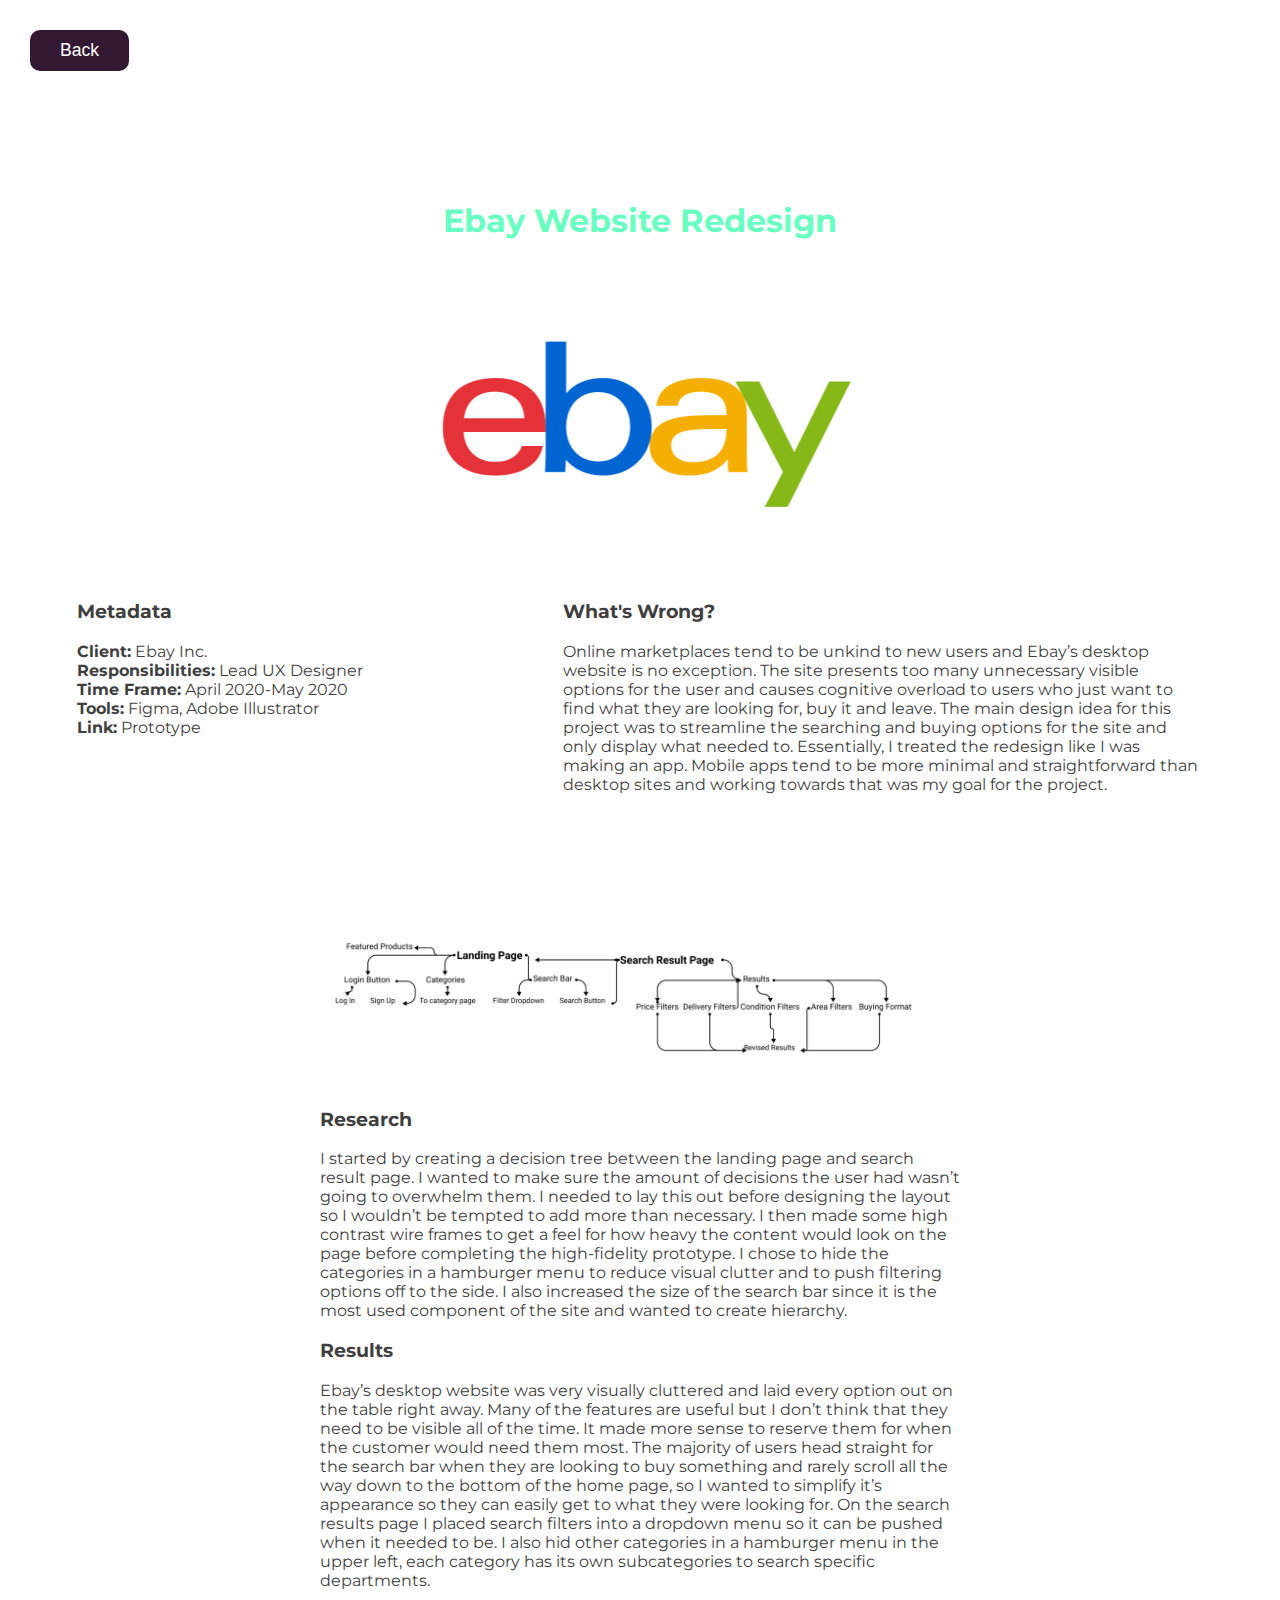
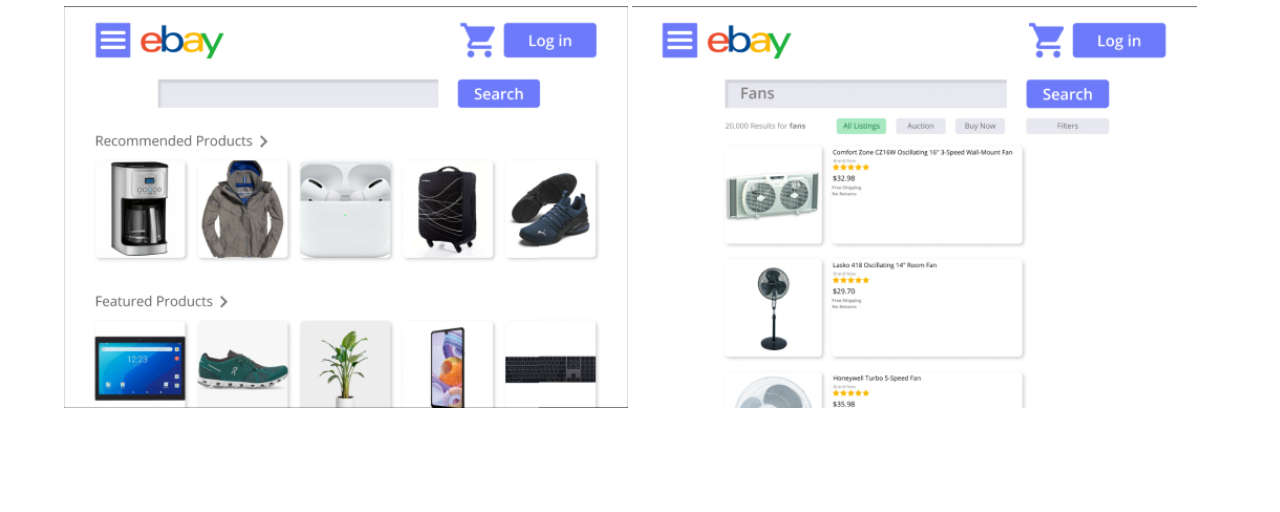
<file: ebay.html>
<!DOCTYPE html>
<html lang="en">
<head>
    <meta charset="UTF-8">
    <meta name="viewport" content="width=device-width, initial-scale=1.0">
    <title>Anthony Ledesma</title>
    <link href="https://fonts.googleapis.com/css2?family=Lato:wght@900&display=swap" rel="stylesheet"> 
    <link href="https://fonts.googleapis.com/css2?family=Montserrat:wght@400;600;700&display=swap" rel="stylesheet"> 
    <link rel="stylesheet" href="styles.css">
</head>

<body>

<main>
  
  <a href="index.html"><button>Back</button></a>

  <section>
    <div class="project-top">
      <h2 class="project-heading">Ebay Website Redesign</h2>
      <img id="showcase" src="images/ebay-logo.jpg" alt="">
      </div>
    
  <!-- ////////// Introduction ////////// -->
    <div class="intro-flex">
      
      <div class="metadata">
        <h3>Metadata</h3>
        <ul>
          <li><span>Client:</span> Ebay Inc.</li>
          <li><span>Responsibilities:</span> Lead UX Designer</li>
          <li><span>Time Frame:</span> April 2020-May 2020</li>
          <li><span>Tools:</span> Figma, Adobe Illustrator</li>
          <li><span>Link:</span> <a href="https://www.figma.com/file/k8vkCvEn6dXBlkW4WlzoKI/Ebay-Hi-Fi">Prototype</a></li>
        </ul>
      </div>
      
      <div class="intro">
        <h3>What's Wrong?</h3>
        <p>Online marketplaces tend to be unkind to new users and Ebay’s desktop website is no exception. The site presents too many unnecessary visible options for the user and causes cognitive overload to users who just want to find what they are looking for, buy it and leave. The main design idea for this project was to streamline the searching and buying options for the site and only display what needed to. Essentially, I treated the redesign like I was making an app. Mobile apps tend to be more minimal and straightforward than desktop sites and working towards that was my goal for the project.</p>
      </div>
      
    </div>
  </section>
    <!-- ////////// Research/Process ////////// -->
    <section>
    <div class="research">
      <img src="images/ebay-decision-tree.jpg" alt="">
      <h3>Research</h3>
      <p>I started by creating a decision tree between the landing page and search result page. I wanted to make sure the amount of decisions the user had wasn’t going to overwhelm them. I needed to lay this out before designing the layout so I wouldn’t be tempted to add more than necessary. I then made some high contrast wire frames to get a feel for how heavy the content would look on the page before completing the high-fidelity prototype. I chose to hide the categories in a hamburger menu to reduce visual clutter and to push filtering options off to the side. I also increased the size of the search bar since it is the most used component of the site and wanted to create hierarchy.</p>
      
    </div>
    
      <!-- ////////// Results ////////// -->
    <div class="results">
      <h3>Results</h3>
      <p>Ebay’s desktop website was very visually cluttered and laid every option out on the table right away. Many of the features are useful but I don’t think that they need to be visible all of the time. It made more sense to reserve them for when the customer would need them most. The majority of users head straight for the search bar when they are looking to buy something and rarely scroll all the way down to the bottom of the home page, so I wanted to simplify it’s appearance so they can easily get to what they were looking for. On the search results page I placed search filters into a dropdown menu so it can be pushed when it needed to be. I also hid other categories in a hamburger menu in the upper left, each category has its own subcategories to search specific departments.</p>
    </div>
    
    <div class="end-product">
      <img class="end-1" src="images/ebay-end-product-1.jpg" alt="">
      <img class="end-2" src="images/ebay-end-product-2.jpg" alt="">
    </div>

  </section>

  </main>

</body>
</file>
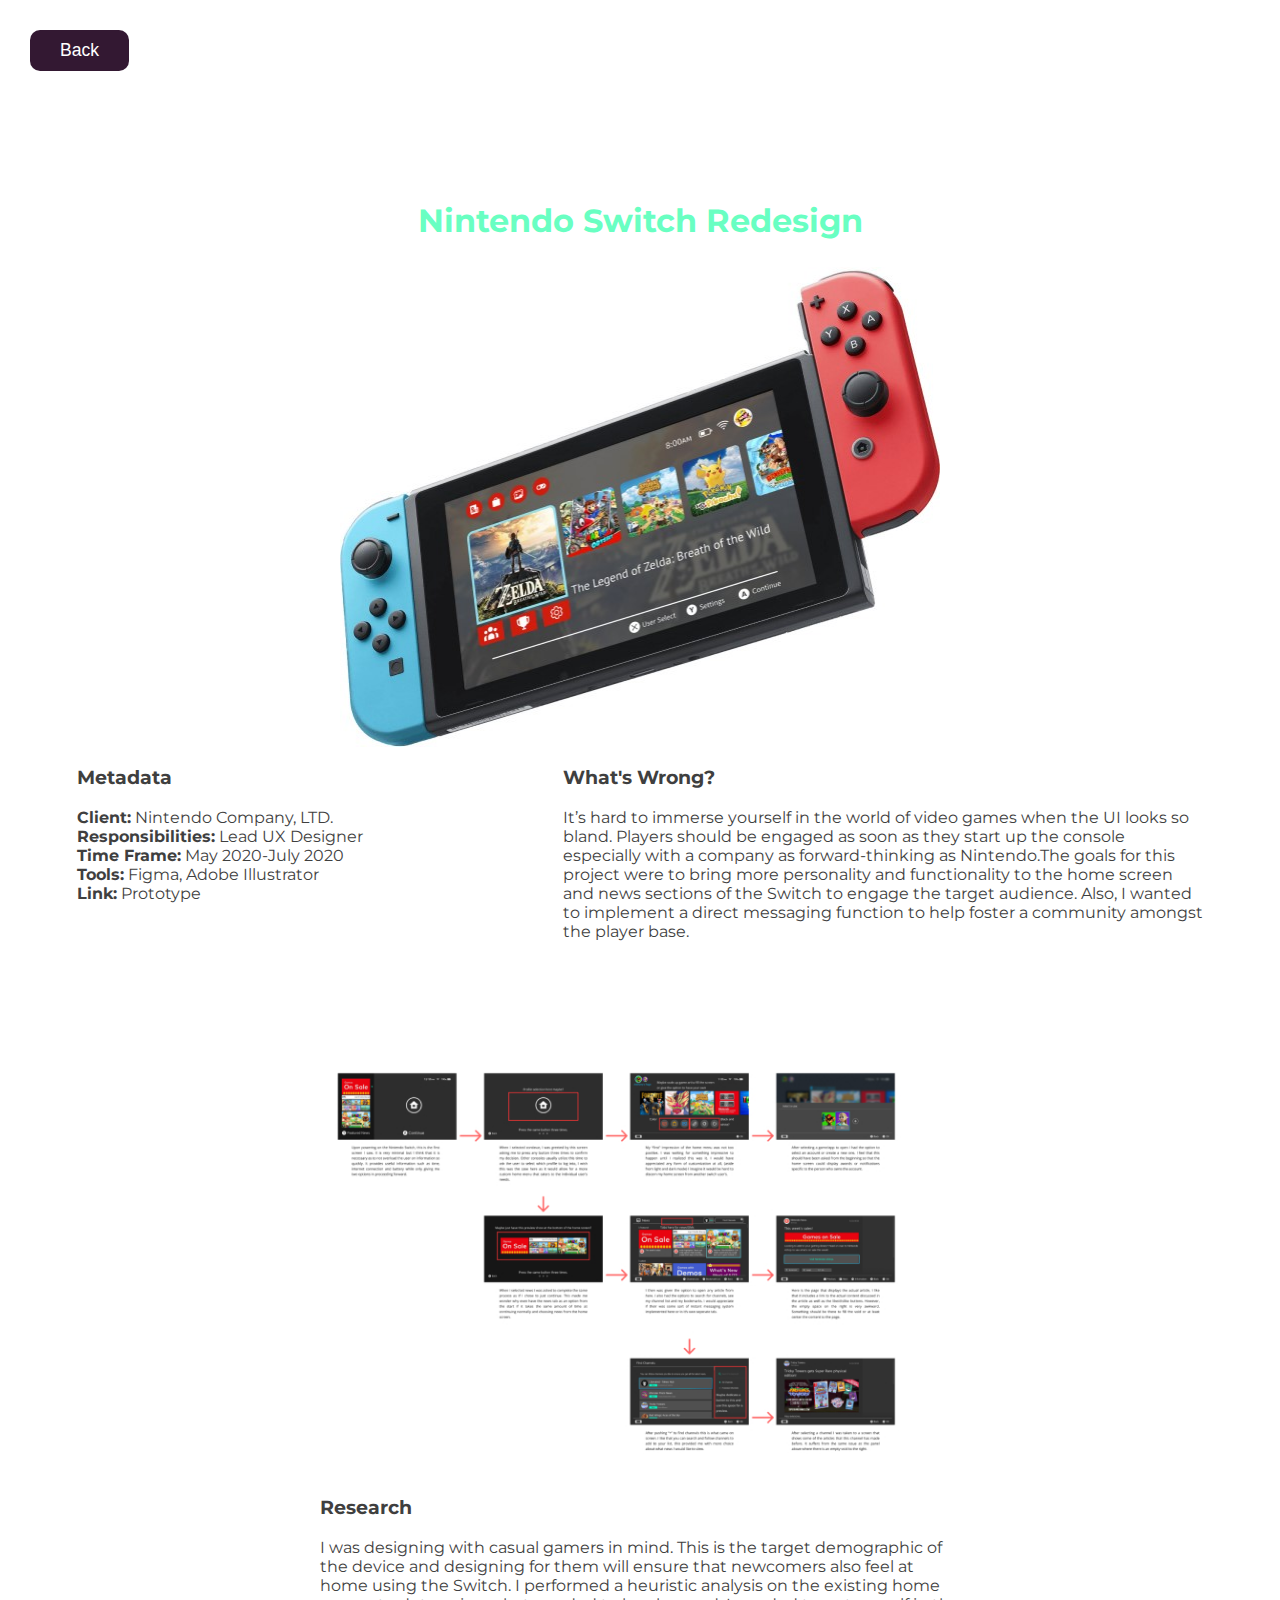
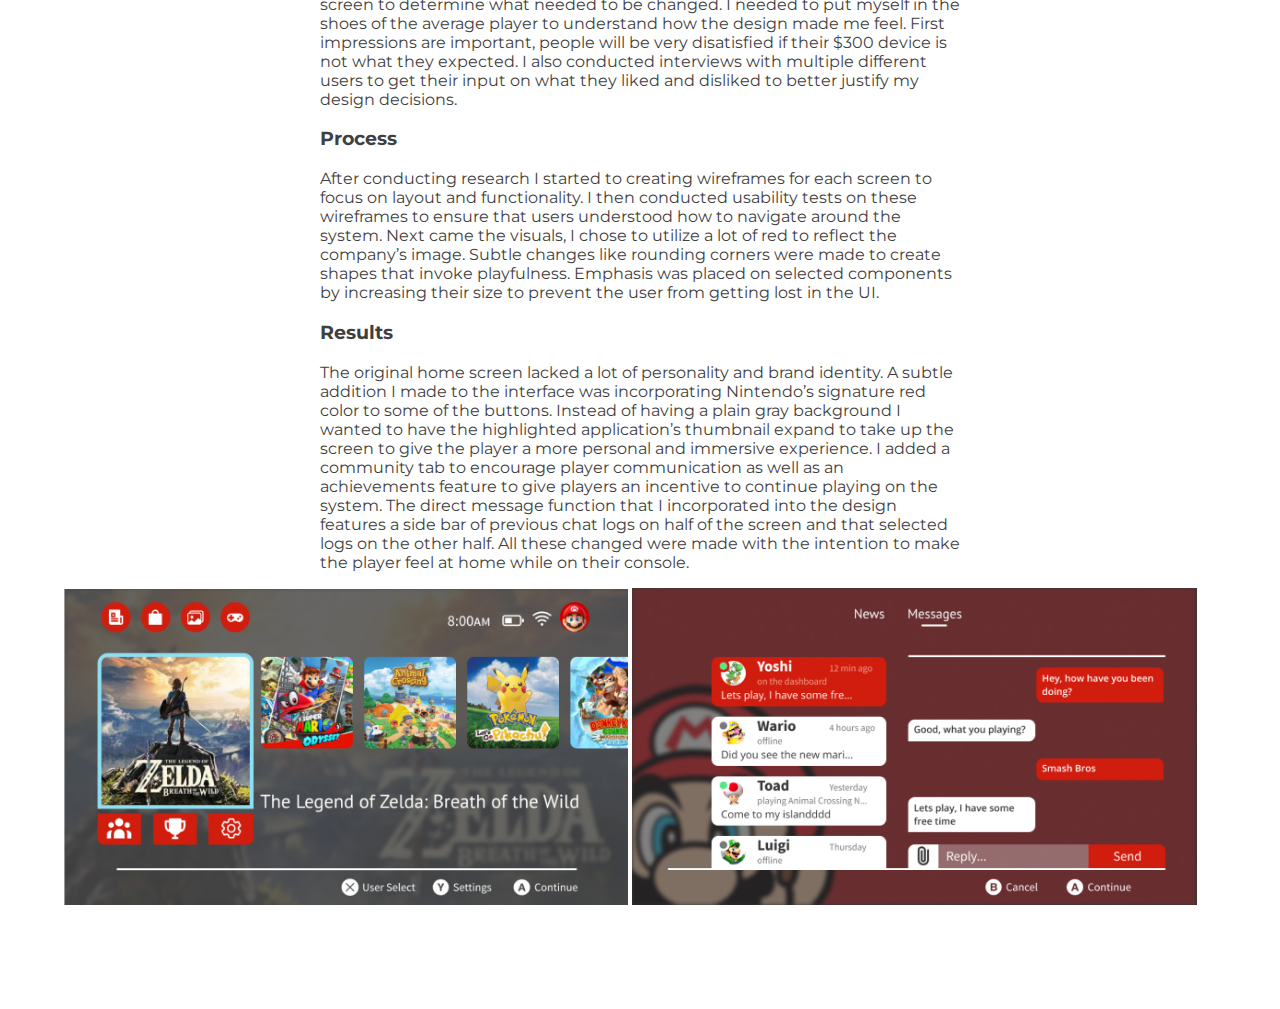
<file: switch.html>
<!DOCTYPE html>
<html lang="en">
<head>
    <meta charset="UTF-8">
    <meta name="viewport" content="width=device-width, initial-scale=1.0">
    <title>Anthony Ledesma</title>
    <link href="https://fonts.googleapis.com/css2?family=Lato:wght@900&display=swap" rel="stylesheet"> 
    <link href="https://fonts.googleapis.com/css2?family=Montserrat:wght@400;600;700&display=swap" rel="stylesheet"> 
    <link rel="stylesheet" href="styles.css">
</head>

<body>

<main>
  
<a href="index.html"><button>Back</button></a>

<section>
  
  <div class="project-top">
  <h2 class="project-heading">Nintendo Switch Redesign</h2>
  <img id="showcase" src="images/switch-dynamic 1.jpg" alt="">
  </div>
  <!-- ////////// Introduction ////////// -->
    <div class="intro-flex">
      
      <div class="metadata">
        <h3>Metadata</h3>
        <ul>
          <li><span>Client:</span> Nintendo Company, LTD.</li>
          <li><span>Responsibilities:</span> Lead UX Designer</li>
          <li><span>Time Frame:</span> May 2020-July 2020</li>
          <li><span>Tools:</span> Figma, Adobe Illustrator</li>
          <li><span>Link:</span> <a href="https://www.figma.com/file/5x9ylYgmEgpmVg9yylAnCu/Project-3-Hi-Fi?node-id=0%3A1">Prototype</a></li>
        </ul>
      </div>
      
      <div class="intro">
        <h3>What's Wrong?</h3>
        <p>It’s hard to immerse yourself in the world of video games when the UI looks so bland. Players should be engaged as soon as they start up the console especially with a company as forward-thinking as Nintendo.The goals for this project were to bring more personality and functionality to the home screen and news sections of the Switch to engage the target audience. Also, I wanted to implement a direct messaging function to help foster a community amongst the player base.</p>
      </div>
      
    </div>
  </section>
    <!-- ////////// Research/Process ////////// -->
    <section>
    
    <div class="research">
      <img src="images/switch-heuristic-analysis.jpg" alt="">
      <h3>Research</h3>
      <p>I was designing with casual gamers in mind. This is the target demographic of the device and designing for them will ensure that newcomers also feel at home using the Switch. I performed a heuristic analysis on the existing home screen to determine what needed to be changed. I needed to put myself in the shoes of the average player to understand how the design made me feel. First impressions are important, people will be very disatisfied if their $300 device is not what they expected. I also conducted interviews with multiple different users to get their input on what they liked and disliked to better justify my design decisions.</p>
      
      <h3>Process</h3>
      <p>After conducting research I started to creating wireframes for each screen to focus on layout and functionality. I then conducted usability tests on these wireframes to ensure that users understood how to navigate around the system. Next came the visuals, I chose to utilize a lot of red to reflect the company’s image. Subtle changes like rounding corners were made to create shapes that invoke playfulness. Emphasis was placed on selected components by increasing their size to prevent the user from getting lost in the UI.</p>
    </div>
    
      <!-- ////////// Results ////////// -->
    <div class="results">
      <h3>Results</h3>
      <p>The original home screen lacked a lot of personality and brand identity. A subtle addition I made to the interface was incorporating Nintendo’s signature red color to some of the buttons. Instead of having a plain gray background I wanted to have the highlighted application’s thumbnail expand to take up the screen to give the player a more personal and immersive experience. I added a community tab to encourage player communication as well as an achievements feature to give players an incentive to continue playing on the system. The direct message function that I incorporated into the design features a side bar of previous chat logs on half of the screen and that selected logs on the other half. All these changed were made with the intention to make the player feel at home while on their console.</p>
    </div>
  
    <div class="end-product">
      <img class="end-1" src="images/switch-end-product-1.jpg" alt="">
      <img class="end-2" src="images/switch-end-product-2.jpg" alt="">
    </div>

  </section>
  </main>
</body>
</file>
<file: styles.css>
/* /////////// Global Styling //////////// */
body {
  font-family: 'Montserrat', sans-serif;
  color: #3f3f3f;
  width: 100vw;
  margin: 0;
}

section {
  margin: 100px 0;
  width: 100vw;
  /* border-bottom:lightgray .75px solid; */
}

h1 {
  font-family: 'Lato';
}

h2 {
  font-size: 2rem;
  text-align: center;
}

a, a:visited {
  text-decoration: none;
  color: #3f3f3f;
}
/* /////////// Nav Styling //////////// */
nav {
  width: 100%;
  height: 50px;
  margin: 0;
  background: #331832;
  position: sticky;
  top: 0;
  z-index: 1;
}

ul {
  list-style:none;
  
}

.nav-link {
  float: right;
}

.nav-link a {
  display: block;
  text-decoration: none;
  color: #FFEDE1;
  text-align: center;
  padding: 14px 36px;
}

.nav-link a:hover {
  background: #1f0e1e;
}

/* /////////// Biography Styling //////////// */

.content {
  display: block;
  width: 626px;
  padding: 40px 60px;
  margin: 0 auto;
}

.biography img {
  width: 300px;
  border-radius: 50%;
}

.bio-copy, .image {
  display: inline-block;
}

.image {
  margin-left: 20px;
}

.bio-copy {
  width: 300px;
}

.biography h1 {
  color: #69FFC2;
  margin: 0px;
  font-size: 2rem;
}

.biography h3 {
  margin: 0;
  font-size: 1.1rem;
}

/* /////////// Project Styling //////////// */

.fig-container {
display: flex;
flex-wrap: wrap;
justify-content: space-around;
}

figure {
scale: 1;
box-shadow: 10px 8px 20px gray;
border-radius: 10px;
width: 300px;
transition: scale .15s ease-in-out;
}

figure:hover {
scale: 1.05;
}

figure img {
border-radius: 10px 10px 0 0;
width: 300px;

}


/* #switch {
  width: 300px;
  height: 157px;
} */

figcaption {
font-weight: 700;
padding: 10px 10px 20px 10px;
}

figcaption span {
font-weight: 400;
}


/* /////////// Skills Styling //////////// */
.skills {
  /* background: #69FFC2; */
}

.flex {
  background: rgb(238, 238, 238);
  border-radius: 30px;
  width: 40%;
  margin: 0 auto;
  padding: 10px 40px;
  display: flex;
  flex-wrap: nowrap;
  justify-content: space-around;
}

.design,
.tools {
/*   border: 2px solid green; */
  text-align: left;
  width: 50%;
  padding: 60px 35px;
}

ul {
  list-style: none;
  padding: 0;
}

.tools ul{
  display: grid;
  grid-template-columns: 1fr 1fr;
}

/* /////////// Form Styling //////////// */
.form {
  width: 100vw;
  display: flex;
  justify-content: space-around;
}

input, textarea {
  background: rgb(238, 238, 238);
  border: none;
  border-radius: 5px;
  padding: 12px 20px;
}

input {
  margin: 8px 0;
}

label {
  padding: auto 0;
}


/* /////////// Projects Page Styling //////////// */
button {
  font-size: 1.1rem;
  margin: 30px;
  padding: 10px 30px;
  border: none;
  border-radius: 10px;
  background: #331832;
  color: white;
}

button:hover {
  background: #1f0e1e;
  scale: 1.05;
}

.project-heading { 
  color: #69FFC2;
}

.intro-flex {
  display: flex;
  flex-wrap: wrap;
  justify-content: space-evenly;
}

.metadata {
  width: 30%;
  margin: 0 10px 0 0;
}

.intro {
  width: 50%;
  margin-left: 15px;
}

.research,
.results {
  min-width: 45%;
  max-width: 50%;
  margin: 0 auto;
}

.metadata ul {
  list-style: none;
  padding: 0;
}

span {
  font-weight: 700;
}

/* ///////Images/////// */
.project-top {
  width: 70%;
  margin: 0 auto;
}
#showcase {
  width: 600px;
  margin: 0 auto;
  display: block;
}

.research img {
  width: 600px;
  margin: 0 auto;
}

.end-product {
  display: block;
  width: 90%;
  margin: 0 auto;
}

.end-1, .end-2 {
  width: 49%;
  margin: 0 auto;
} 

@media only screen and (max-width: 800px) {
  .intro {
    width: 70%;
    margin-left: 0;
  }
}
</file>
